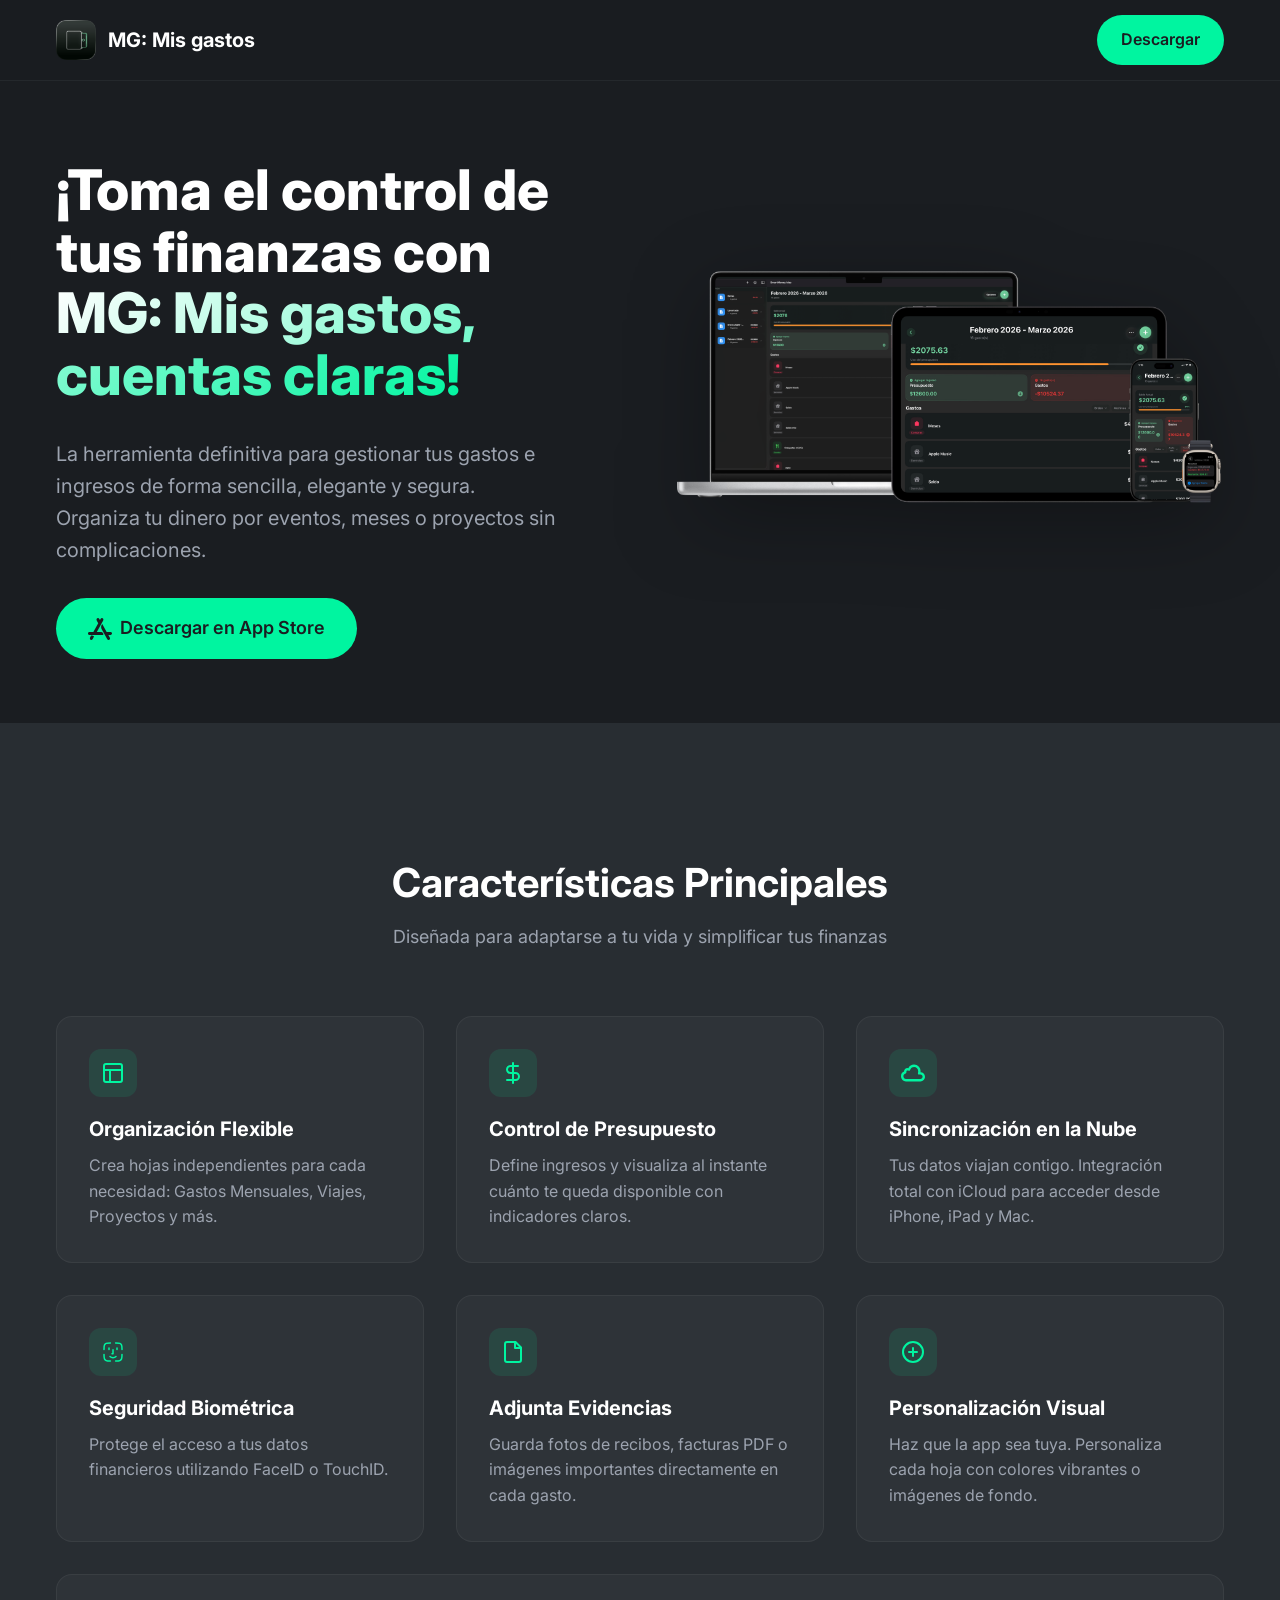
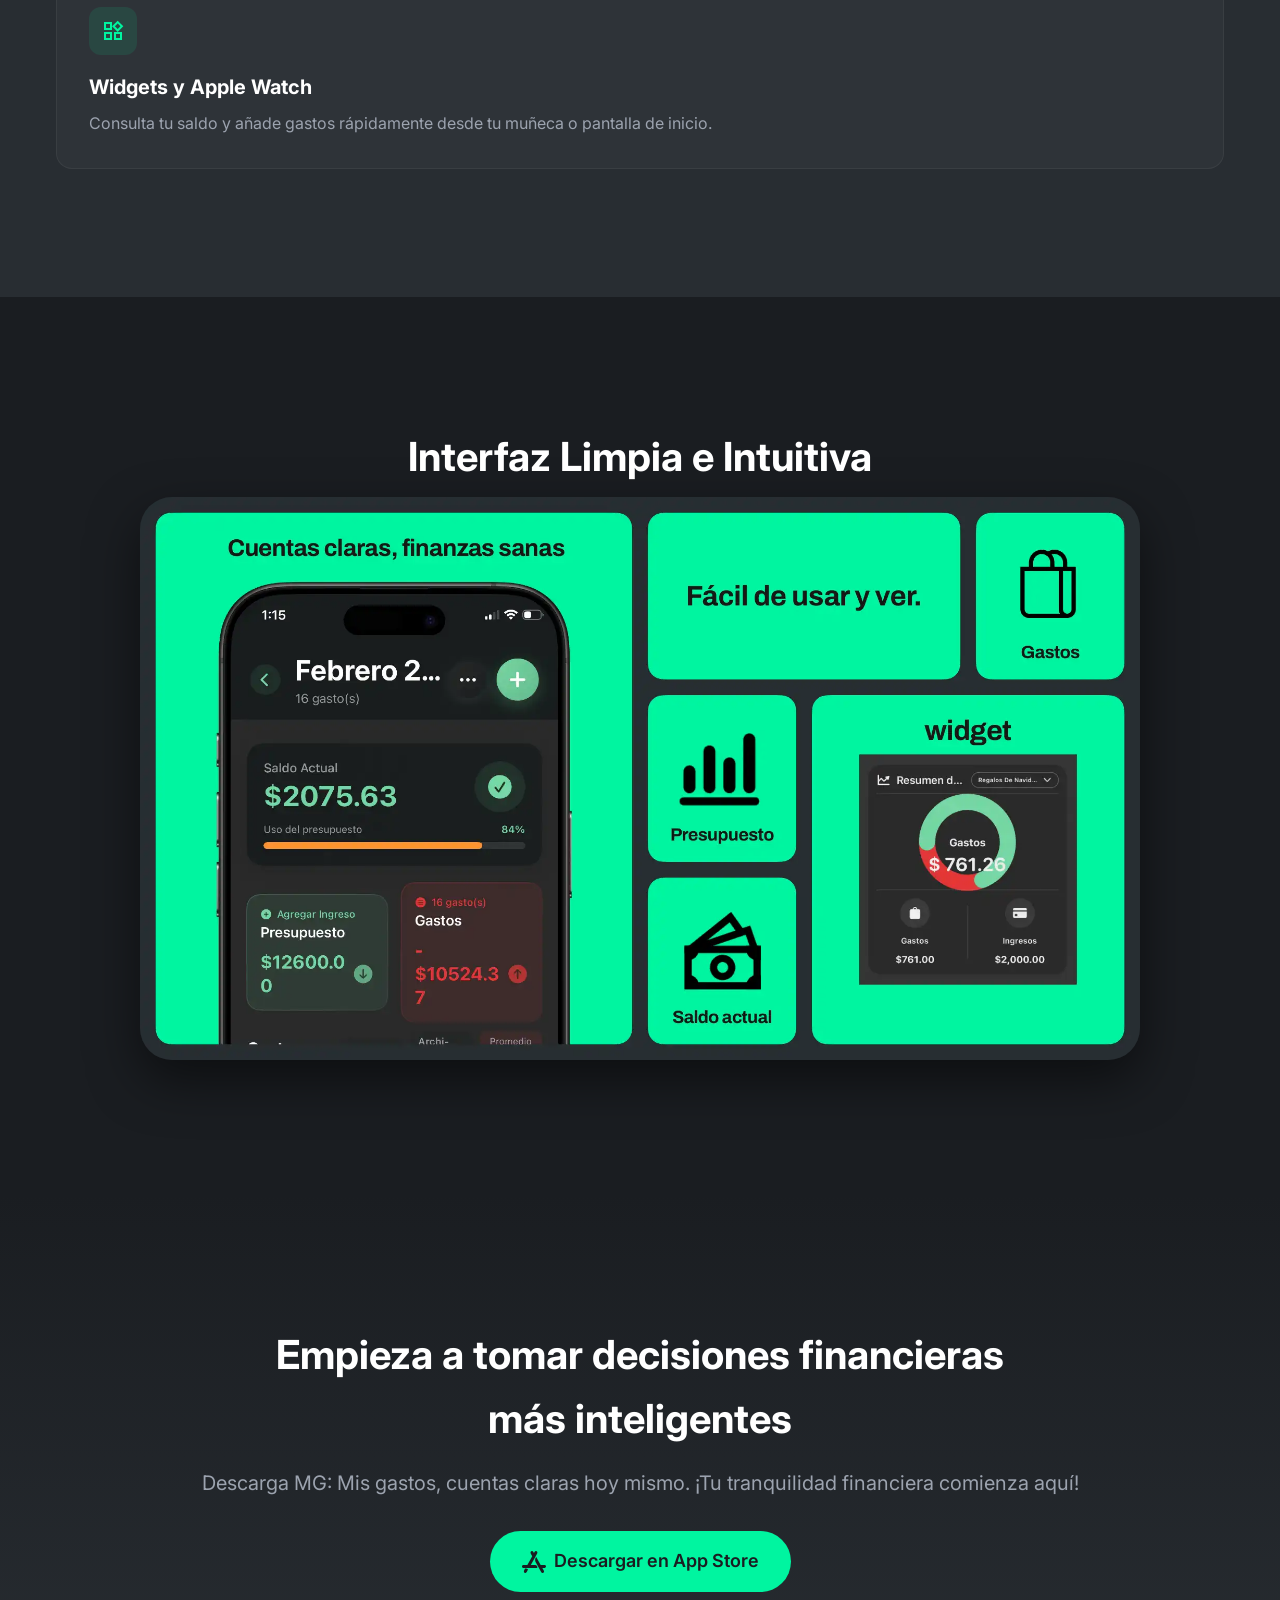
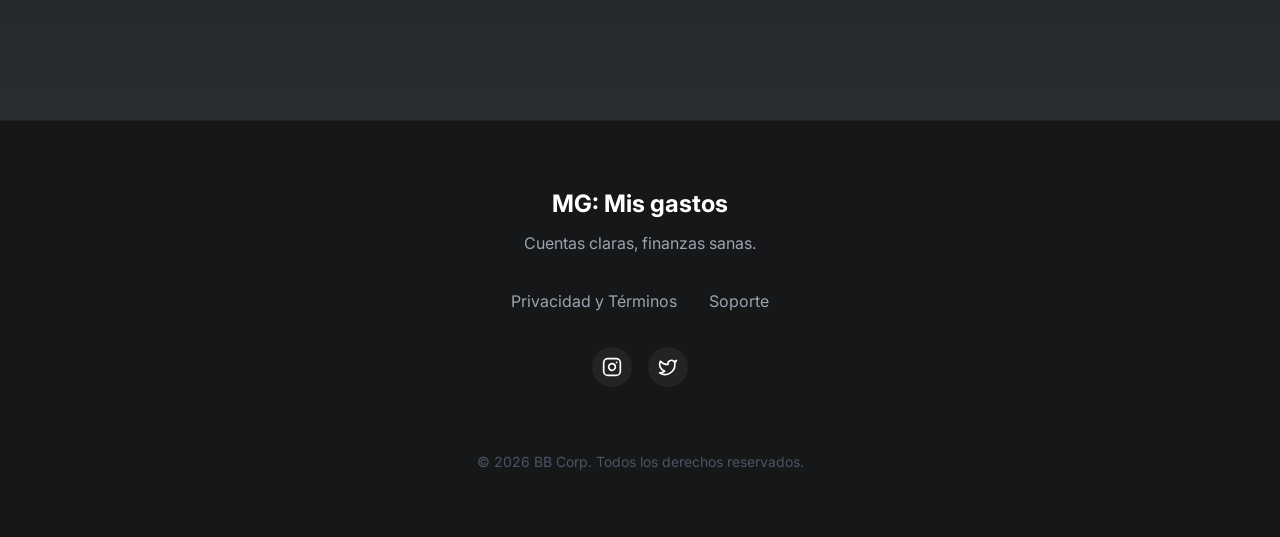
<file: index.html>
<!DOCTYPE html>
<html lang="es">
<head>
    <meta charset="UTF-8">
    <meta name="viewport" content="width=device-width, initial-scale=1.0">
    <title>MG: Mis gastos, cuentas claras</title>
    <link rel="icon" href="favicon.ico" type="image/x-icon">
    <link rel="stylesheet" href="style.css">
    <link rel="preconnect" href="https://fonts.googleapis.com">
    <link rel="preconnect" href="https://fonts.gstatic.com" crossorigin>
    <link href="https://fonts.googleapis.com/css2?family=Inter:wght@300;400;500;600;700&display=swap" rel="stylesheet">
</head>
<body>
    <header class="header">
        <nav class="container nav-container">
            <a href="#" class="logo">
                <div class="logo-icon">
                    <img src="img/logo.png" alt="MG Logo" width="40" height="40">
                </div>
                <span class="logo-text">MG: Mis gastos</span>
            </a>
            <a href="https://apps.apple.com/mx/app/mg-mis-gastos-cuentas-claras/id6757939972" class="btn btn-primary">Descargar</a>
        </nav>
    </header>

    <main>
        <!-- Hero Section -->
        <section class="hero">
            <div class="container hero-container">
                <div class="hero-content">
                    <h1 class="hero-title">¡Toma el control de tus finanzas con <span class="text-gradient">MG: Mis gastos, cuentas claras!</span></h1>
                    <p class="hero-description">
                        La herramienta definitiva para gestionar tus gastos e ingresos de forma sencilla, elegante y segura. Organiza tu dinero por eventos, meses o proyectos sin complicaciones.
                    </p>
                    <div class="hero-actions">
                        <a href="https://apps.apple.com/mx/app/mg-mis-gastos-cuentas-claras/id6757939972" class="btn btn-primary btn-lg">
                           <svg xmlns="http://www.w3.org/2000/svg" width="24" height="24" viewBox="0 0 24 24"><path fill="currentColor" d="m8.809 14.92l6.11-11.037c.084-.152.168-.302.244-.459c.069-.142.127-.285.165-.44c.08-.326.058-.666-.066-.977a1.5 1.5 0 0 0-.62-.735a1.42 1.42 0 0 0-.922-.193c-.32.043-.613.194-.844.43c-.11.11-.2.235-.283.368c-.092.146-.175.298-.259.45l-.386.697l-.387-.698c-.084-.151-.167-.303-.259-.449a2.2 2.2 0 0 0-.283-.369a1.45 1.45 0 0 0-.844-.429a1.42 1.42 0 0 0-.921.193a1.5 1.5 0 0 0-.62.735a1.6 1.6 0 0 0-.066.977c.038.155.096.298.164.44c.076.157.16.307.244.459l1.248 2.254l-4.862 8.782H2.03c-.168 0-.336 0-.503.01c-.152.009-.3.028-.448.071c-.31.09-.582.28-.778.548A1.58 1.58 0 0 0 .3 17.404c.197.268.468.457.779.548c.148.043.296.062.448.071c.167.01.335.01.503.01h13.097a2 2 0 0 0 .1-.27c.415-1.416-.616-2.844-2.035-2.844zm-5.696 3.622l-.792 1.5c-.082.156-.165.31-.239.471a2.4 2.4 0 0 0-.16.452a1.7 1.7 0 0 0 .064 1.003c.121.318.334.583.607.755s.589.242.901.197c.314-.044.6-.198.826-.44c.108-.115.196-.242.278-.378c.09-.15.171-.306.253-.462L6 19.464c-.09-.15-.947-1.47-2.887-.922m20.586-3.006a1.47 1.47 0 0 0-.779-.54a2 2 0 0 0-.448-.071c-.168-.01-.335-.01-.503-.01h-3.321L14.258 7.1a4.06 4.06 0 0 0-1.076 2.198a4.64 4.64 0 0 0 .546 3l5.274 9.393c.084.15.167.3.259.444c.084.13.174.253.283.364c.231.232.524.38.845.423s.643-.024.922-.19a1.5 1.5 0 0 0 .621-.726c.125-.307.146-.642.066-.964a2.2 2.2 0 0 0-.165-.434c-.075-.155-.16-.303-.244-.453l-1.216-2.166h1.596c.168 0 .335 0 .503-.009c.152-.009.3-.028.448-.07a1.47 1.47 0 0 0 .78-.541a1.54 1.54 0 0 0 .3-.916a1.54 1.54 0 0 0-.3-.916"/></svg>
                            Descargar en App Store
                        </a>
                    </div>
                </div>
                <div class="hero-image">
                    <img src="img/hero_img.png" alt="MG App Preview" class="hero-composition">
                </div>
            </div>
        </section>

        <!-- Features Section -->
        <section class="features" id="features">
            <div class="container">
                <h2 class="section-title">Características Principales</h2>
                <p class="section-subtitle">Diseñada para adaptarse a tu vida y simplificar tus finanzas</p>
                
                <div class="features-grid">
                    <!-- Feature 1 -->
                    <div class="feature-card">
                        <div class="feature-icon">
                            <svg xmlns="http://www.w3.org/2000/svg" width="24" height="24" viewBox="0 0 24 24" fill="none" stroke="currentColor" stroke-width="2" stroke-linecap="round" stroke-linejoin="round"><rect width="18" height="18" x="3" y="3" rx="2"/><path d="M3 9h18"/><path d="M9 21V9"/></svg>
                        </div>
                        <h3>Organización Flexible</h3>
                        <p>Crea hojas independientes para cada necesidad: Gastos Mensuales, Viajes, Proyectos y más.</p>
                    </div>

                    <!-- Feature 2 -->
                    <div class="feature-card">
                        <div class="feature-icon">
                            <svg xmlns="http://www.w3.org/2000/svg" width="24" height="24" viewBox="0 0 24 24" fill="none" stroke="currentColor" stroke-width="2" stroke-linecap="round" stroke-linejoin="round"><path d="M12 2v20"/><path d="M17 5H9.5a3.5 3.5 0 0 0 0 7h5a3.5 3.5 0 0 1 0 7H6"/></svg>
                        </div>
                        <h3>Control de Presupuesto</h3>
                        <p>Define ingresos y visualiza al instante cuánto te queda disponible con indicadores claros.</p>
                    </div>

                    <!-- Feature 3 -->
                    <div class="feature-card">
                        <div class="feature-icon">
                           <svg xmlns="http://www.w3.org/2000/svg" width="24" height="24" viewBox="0 0 20 20"><path fill="currentColor" d="M10.909 5c1.884 0 3.417 1.598 3.417 3.561c0 .136-.012.29-.037.484l-.206 1.594c-.043.332.186.65.528.653l1.65.01c.958.006 1.739.835 1.739 1.848c0 1.02-.785 1.85-1.75 1.85H4.167C2.972 15 2 13.978 2 12.722c0-.913.519-1.735 1.323-2.095l.651-.291c.23-.103.508-.431.516-.775l.016-.714c.012-.535.421-.97.91-.97c.032 0 .094.006.207.035l1.039.264c.265.067.606-.066.73-.309l.503-.981C8.493 5.723 9.648 5 10.909 5m0-2C8.828 3 7.023 4.207 6.116 5.974a2.8 2.8 0 0 0-.699-.096c-1.587 0-2.873 1.304-2.91 2.924A4.28 4.28 0 0 0 0 12.722C0 15.085 1.865 17 4.167 17H16.25c2.071 0 3.75-1.724 3.75-3.85c0-2.118-1.667-3.835-3.728-3.848c.031-.243.053-.489.053-.741C16.326 5.49 13.901 3 10.909 3"/></svg>
                        </div>
                        <h3>Sincronización en la Nube</h3>
                        <p>Tus datos viajan contigo. Integración total con iCloud para acceder desde iPhone, iPad y Mac.</p>
                    </div>

                    <!-- Feature 4 -->
                    <div class="feature-card">
                        <div class="feature-icon">
                            <svg xmlns="http://www.w3.org/2000/svg" width="24" height="24" viewBox="0 0 24 24"><path fill="none" stroke="currentColor" stroke-linecap="round" stroke-linejoin="round" stroke-width="1.5" d="M11 13.75h1v-4m4-.25V8m-7 8.5c1.5 1.5 4.5 1.5 6 0m-7-7V8m1.4 13c-2.24 0-3.36 0-4.216-.436a4 4 0 0 1-1.748-1.748C3 17.96 3 16.84 3 14.6m18 0c0 2.24 0 3.36-.436 4.216a4 4 0 0 1-1.748 1.748C17.96 21 16.84 21 14.6 21m0-18c2.24 0 3.36 0 4.216.436a4 4 0 0 1 1.748 1.748C21 6.04 21 7.16 21 9.4M9.4 3c-2.24 0-3.36 0-4.216.436a4 4 0 0 0-1.748 1.748C3 6.04 3 7.16 3 9.4"/></svg>
                        </div>
                        <h3>Seguridad Biométrica</h3>
                        <p>Protege el acceso a tus datos financieros utilizando FaceID o TouchID.</p>
                    </div>

                    <!-- Feature 5 -->
                    <div class="feature-card">
                        <div class="feature-icon">
                            <svg xmlns="http://www.w3.org/2000/svg" width="24" height="24" viewBox="0 0 24 24" fill="none" stroke="currentColor" stroke-width="2" stroke-linecap="round" stroke-linejoin="round"><path d="M14.5 2H6a2 2 0 0 0-2 2v16a2 2 0 0 0 2 2h12a2 2 0 0 0 2-2V7.5L14.5 2z"/><polyline points="14 2 14 8 20 8"/></svg>
                        </div>
                        <h3>Adjunta Evidencias</h3>
                        <p>Guarda fotos de recibos, facturas PDF o imágenes importantes directamente en cada gasto.</p>
                    </div>

                    <!-- Feature 6 -->
                    <div class="feature-card">
                        <div class="feature-icon">
                            <svg xmlns="http://www.w3.org/2000/svg" width="24" height="24" viewBox="0 0 24 24" fill="none" stroke="currentColor" stroke-width="2" stroke-linecap="round" stroke-linejoin="round"><circle cx="12" cy="12" r="10"/><path d="M12 8v8"/><path d="M8 12h8"/></svg>
                        </div>
                        <h3>Personalización Visual</h3>
                        <p>Haz que la app sea tuya. Personaliza cada hoja con colores vibrantes o imágenes de fondo.</p>
                    </div>

                    <!-- Feature 7 -->
                    <div class="feature-card feature-card-wide">
                        <div class="feature-icon">
                         <svg xmlns="http://www.w3.org/2000/svg" width="24" height="24" viewBox="0 0 24 24"><path fill="currentColor" d="m16.7 4.5l2.8 2.8l-2.8 2.8l-2.8-2.8zM9 5v4H5V5zm10 10v4h-4v-4zM16.7 1.7L11 7.3l5.7 5.7H13v8h8v-8h-4.3l5.6-5.7zM11 3H3v8h8zM9 15v4H5v-4zm2-2H3v8h8z"/></svg>
                        </div>
                        <h3>Widgets y Apple Watch</h3>
                        <p>Consulta tu saldo y añade gastos rápidamente desde tu muñeca o pantalla de inicio.</p>
                    </div>
                </div>
            </div>
        </section>

        <!-- Gallery Section -->
        <section class="gallery">
            <div class="container">
                <h2 class="section-title">Interfaz Limpia e Intuitiva</h2>
                <div class="gallery-content">
                    <picture>
                        <source media="(max-width: 768px)" srcset="img/collage_movil.webp">
                        <img src="img/collage.webp" alt="MG App Collage" class="gallery-collage">
                    </picture>
                </div>
            </div>
        </section>

        <!-- CTA Section -->
        <section class="cta" id="download">
            <div class="container cta-container">
                <h2>Empieza a tomar decisiones financieras más inteligentes</h2>
                <p>Descarga MG: Mis gastos, cuentas claras hoy mismo. ¡Tu tranquilidad financiera comienza aquí!</p>
                <a href="https://apps.apple.com/mx/app/mg-mis-gastos-cuentas-claras/id6757939972" class="btn btn-primary btn-lg">
                   <svg xmlns="http://www.w3.org/2000/svg" width="24" height="24" viewBox="0 0 24 24"><path fill="currentColor" d="m8.809 14.92l6.11-11.037c.084-.152.168-.302.244-.459c.069-.142.127-.285.165-.44c.08-.326.058-.666-.066-.977a1.5 1.5 0 0 0-.62-.735a1.42 1.42 0 0 0-.922-.193c-.32.043-.613.194-.844.43c-.11.11-.2.235-.283.368c-.092.146-.175.298-.259.45l-.386.697l-.387-.698c-.084-.151-.167-.303-.259-.449a2.2 2.2 0 0 0-.283-.369a1.45 1.45 0 0 0-.844-.429a1.42 1.42 0 0 0-.921.193a1.5 1.5 0 0 0-.62.735a1.6 1.6 0 0 0-.066.977c.038.155.096.298.164.44c.076.157.16.307.244.459l1.248 2.254l-4.862 8.782H2.03c-.168 0-.336 0-.503.01c-.152.009-.3.028-.448.071c-.31.09-.582.28-.778.548A1.58 1.58 0 0 0 .3 17.404c.197.268.468.457.779.548c.148.043.296.062.448.071c.167.01.335.01.503.01h13.097a2 2 0 0 0 .1-.27c.415-1.416-.616-2.844-2.035-2.844zm-5.696 3.622l-.792 1.5c-.082.156-.165.31-.239.471a2.4 2.4 0 0 0-.16.452a1.7 1.7 0 0 0 .064 1.003c.121.318.334.583.607.755s.589.242.901.197c.314-.044.6-.198.826-.44c.108-.115.196-.242.278-.378c.09-.15.171-.306.253-.462L6 19.464c-.09-.15-.947-1.47-2.887-.922m20.586-3.006a1.47 1.47 0 0 0-.779-.54a2 2 0 0 0-.448-.071c-.168-.01-.335-.01-.503-.01h-3.321L14.258 7.1a4.06 4.06 0 0 0-1.076 2.198a4.64 4.64 0 0 0 .546 3l5.274 9.393c.084.15.167.3.259.444c.084.13.174.253.283.364c.231.232.524.38.845.423s.643-.024.922-.19a1.5 1.5 0 0 0 .621-.726c.125-.307.146-.642.066-.964a2.2 2.2 0 0 0-.165-.434c-.075-.155-.16-.303-.244-.453l-1.216-2.166h1.596c.168 0 .335 0 .503-.009c.152-.009.3-.028.448-.07a1.47 1.47 0 0 0 .78-.541a1.54 1.54 0 0 0 .3-.916a1.54 1.54 0 0 0-.3-.916"/></svg>
                    Descargar en App Store
                </a>
            </div>
        </section>
    </main>

    <footer class="footer">
        <div class="container footer-container">
            <div class="footer-brand">
                <span class="logo-text">MG: Mis gastos</span>
                <p>Cuentas claras, finanzas sanas.</p>
            </div>
            <div class="footer-links">
                <a href="privacidad.html">Privacidad y Términos</a>
           
                <a href="soporte.html">Soporte</a>
            </div>
            <div class="footer-social">
                <a href="#" aria-label="Instagram">
                    <svg xmlns="http://www.w3.org/2000/svg" width="20" height="20" viewBox="0 0 24 24" fill="none" stroke="currentColor" stroke-width="2" stroke-linecap="round" stroke-linejoin="round"><rect width="20" height="20" x="2" y="2" rx="5" ry="5"/><path d="M16 11.37A4 4 0 1 1 12.63 8 4 4 0 0 1 16 11.37z"/><line x1="17.5" x2="17.51" y1="6.5" y2="6.5"/></svg>
                </a>
                <a href="#" aria-label="Twitter">
                    <svg xmlns="http://www.w3.org/2000/svg" width="20" height="20" viewBox="0 0 24 24" fill="none" stroke="currentColor" stroke-width="2" stroke-linecap="round" stroke-linejoin="round"><path d="M22 4s-.7 2.1-2 3.4c1.6 10-9.4 17.3-18 11.6 2.2.1 4.4-.6 6-2C3 15.5.5 9.6 3 5c2.2 2.6 5.6 4.1 9 4-.9-4.2 4-6.6 7-3.8 1.1 0 3-1.2 3-1.2z"/></svg>
                </a>
            </div>
            <div class="footer-copyright">
                &copy; <span id="current-year"></span> BB Corp. Todos los derechos reservados.
            </div>
        </div>
    </footer>

    <script src="script.js"></script>
</body>
</html>
</file>
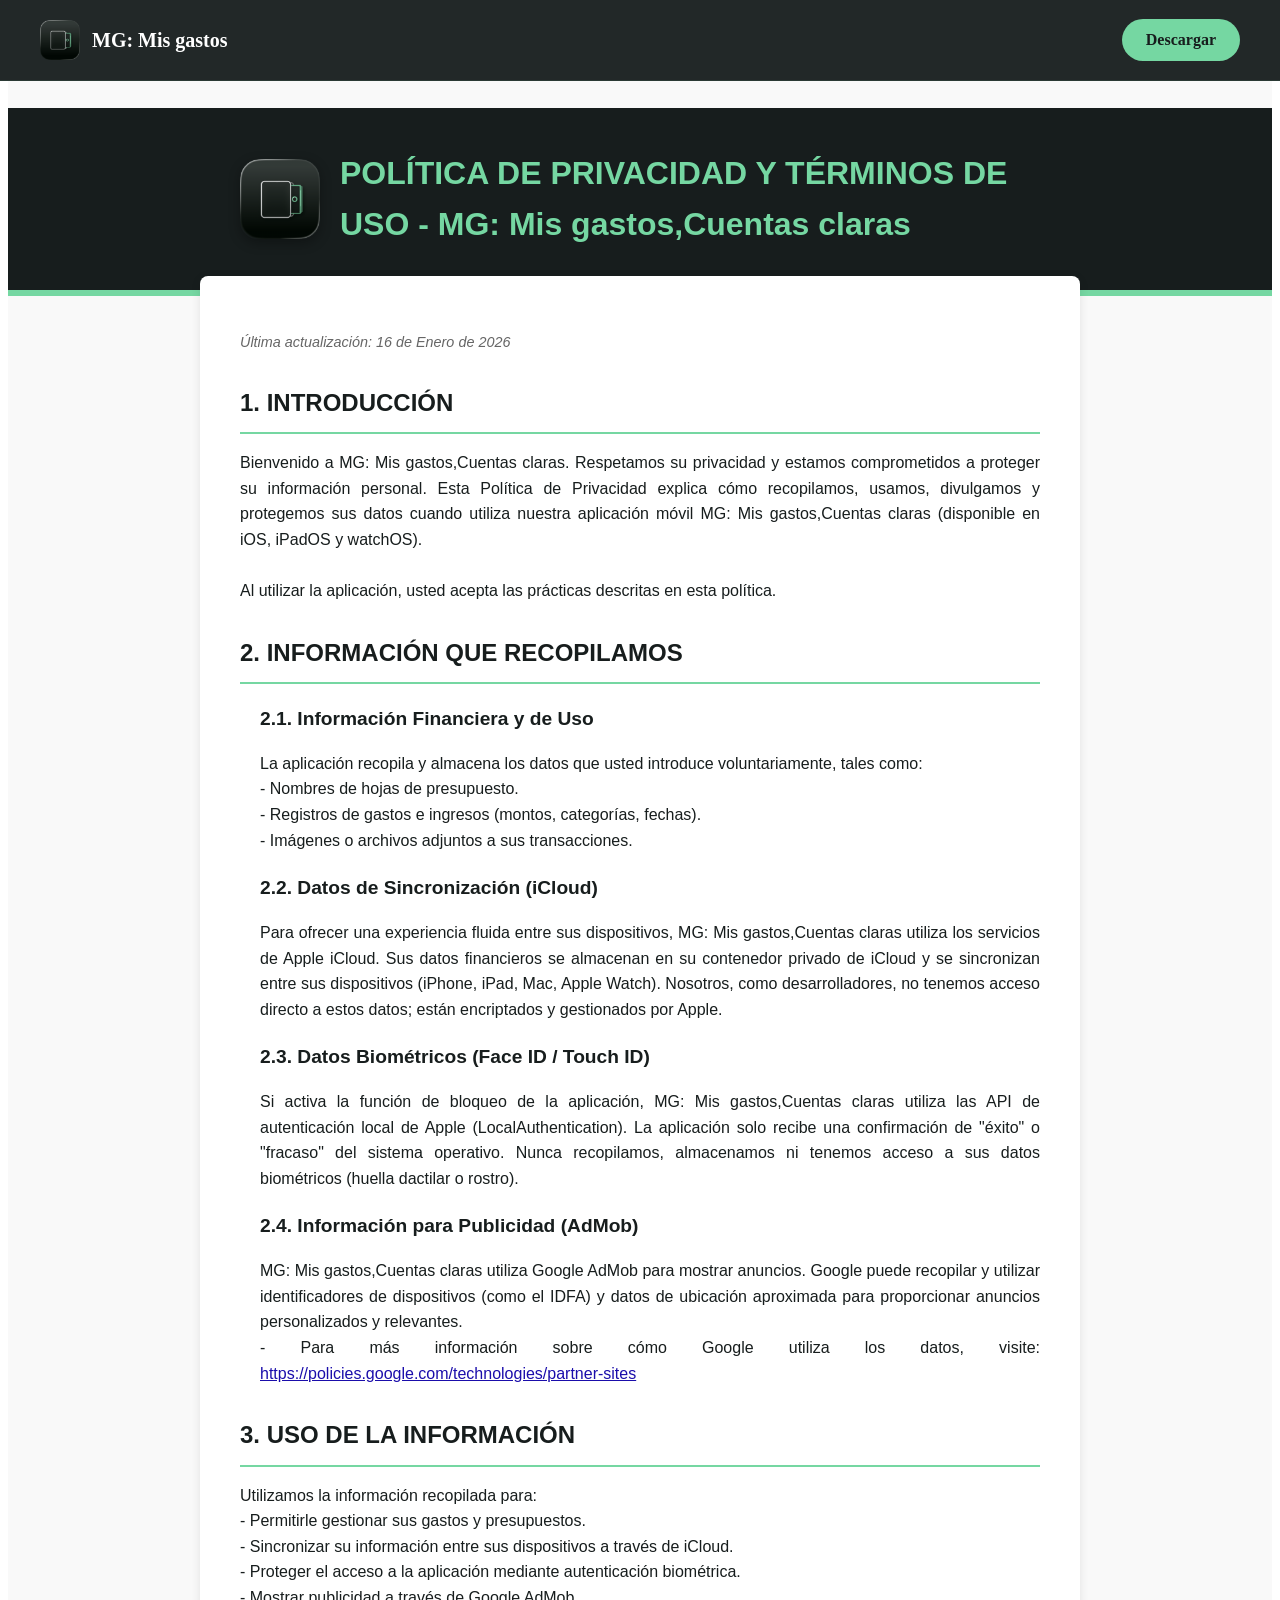
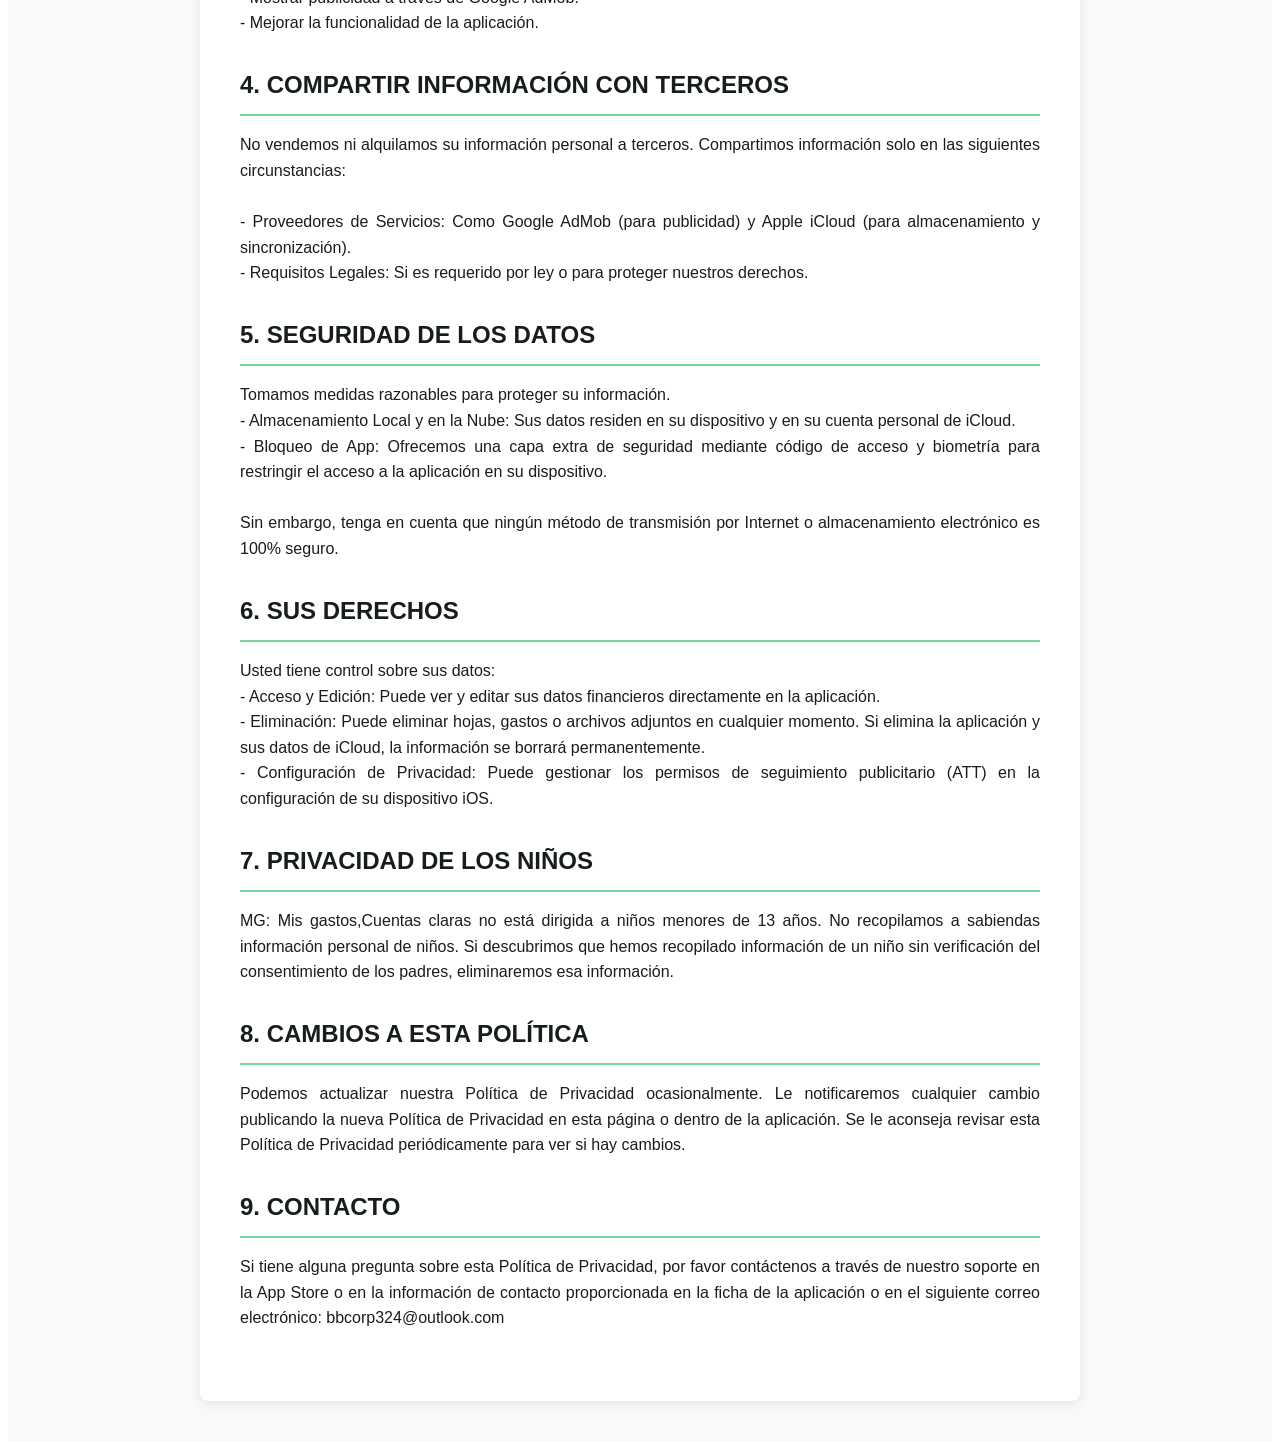
<file: privacidad.html>
<!DOCTYPE html>
<html lang="en">
<head>
    <meta charset="UTF-8">
    <meta name="viewport" content="width=device-width, initial-scale=1.0">
    <link rel="stylesheet" href="privacidad_style.css">
    <title>MG: Mis gastos,Cuentas claras</title>
    <link rel="icon" href="favicon.ico" type="image/x-icon">
</head>
<body>
  <header class="header">
    <nav class="container nav-container">
        <a href="index.html" class="logo">
            <div class="logo-icon">
                <img src="img/logo.png" alt="MG Logo" width="40" height="40">
            </div>
            <span class="logo-text">MG: Mis gastos</span>
        </a>
        <a href="https://apps.apple.com/mx/app/mg-mis-gastos-cuentas-claras/id6757939972" class="btn btn-primary">Descargar</a>
    </nav>
  </header>

  <div class="privacy-container" style="padding-top: 100px;">
  <header class="privacy-header">
    <div class="header-content">
      <img src="img/logo.png" alt="Logo MG" class="app-logo">
      <h1>POLÍTICA DE PRIVACIDAD Y TÉRMINOS DE USO - MG: Mis gastos,Cuentas claras</h1>
    </div>
  </header>

  <main class="privacy-content">
    <p class="last-update">Última actualización: 16 de Enero de 2026</p>

    <div class="sections">
      
      <div class="section">
        <h2>1. INTRODUCCIÓN</h2>
        <p class="section-text">Bienvenido a MG: Mis gastos,Cuentas claras. Respetamos su privacidad y estamos comprometidos a proteger su información personal. Esta Política de Privacidad explica cómo recopilamos, usamos, divulgamos y protegemos sus datos cuando utiliza nuestra aplicación móvil MG: Mis gastos,Cuentas claras (disponible en iOS, iPadOS y watchOS).<br><br>Al utilizar la aplicación, usted acepta las prácticas descritas en esta política.</p>
      </div>

      <div class="section">
        <h2>2. INFORMACIÓN QUE RECOPILAMOS</h2>
        <div class="subsections">
          <div class="subsection">
            <h3>2.1. Información Financiera y de Uso</h3>
            <p class="section-text">La aplicación recopila y almacena los datos que usted introduce voluntariamente, tales como:<br>- Nombres de hojas de presupuesto.<br>- Registros de gastos e ingresos (montos, categorías, fechas).<br>- Imágenes o archivos adjuntos a sus transacciones.</p>
          </div>
          <div class="subsection">
            <h3>2.2. Datos de Sincronización (iCloud)</h3>
            <p class="section-text">Para ofrecer una experiencia fluida entre sus dispositivos, MG: Mis gastos,Cuentas claras utiliza los servicios de Apple iCloud. Sus datos financieros se almacenan en su contenedor privado de iCloud y se sincronizan entre sus dispositivos (iPhone, iPad, Mac, Apple Watch). Nosotros, como desarrolladores, no tenemos acceso directo a estos datos; están encriptados y gestionados por Apple.</p>
          </div>
          <div class="subsection">
            <h3>2.3. Datos Biométricos (Face ID / Touch ID)</h3>
            <p class="section-text">Si activa la función de bloqueo de la aplicación, MG: Mis gastos,Cuentas claras utiliza las API de autenticación local de Apple (LocalAuthentication). La aplicación solo recibe una confirmación de "éxito" o "fracaso" del sistema operativo. Nunca recopilamos, almacenamos ni tenemos acceso a sus datos biométricos (huella dactilar o rostro).</p>
          </div>
          <div class="subsection">
            <h3>2.4. Información para Publicidad (AdMob)</h3>
            <p class="section-text">MG: Mis gastos,Cuentas claras utiliza Google AdMob para mostrar anuncios. Google puede recopilar y utilizar identificadores de dispositivos (como el IDFA) y datos de ubicación aproximada para proporcionar anuncios personalizados y relevantes.<br>- Para más información sobre cómo Google utiliza los datos, visite: <a href="https://policies.google.com/technologies/partner-sites" target="_blank" rel="noopener noreferrer">https://policies.google.com/technologies/partner-sites</a></p>
          </div>
        </div>
      </div>

      <div class="section">
        <h2>3. USO DE LA INFORMACIÓN</h2>
        <p class="section-text">Utilizamos la información recopilada para:<br>- Permitirle gestionar sus gastos y presupuestos.<br>- Sincronizar su información entre sus dispositivos a través de iCloud.<br>- Proteger el acceso a la aplicación mediante autenticación biométrica.<br>- Mostrar publicidad a través de Google AdMob.<br>- Mejorar la funcionalidad de la aplicación.</p>
      </div>

      <div class="section">
        <h2>4. COMPARTIR INFORMACIÓN CON TERCEROS</h2>
        <p class="section-text">No vendemos ni alquilamos su información personal a terceros. Compartimos información solo en las siguientes circunstancias:<br><br>- Proveedores de Servicios: Como Google AdMob (para publicidad) y Apple iCloud (para almacenamiento y sincronización).<br>- Requisitos Legales: Si es requerido por ley o para proteger nuestros derechos.</p>
      </div>

      <div class="section">
        <h2>5. SEGURIDAD DE LOS DATOS</h2>
        <p class="section-text">Tomamos medidas razonables para proteger su información.<br>- Almacenamiento Local y en la Nube: Sus datos residen en su dispositivo y en su cuenta personal de iCloud.<br>- Bloqueo de App: Ofrecemos una capa extra de seguridad mediante código de acceso y biometría para restringir el acceso a la aplicación en su dispositivo.<br><br>Sin embargo, tenga en cuenta que ningún método de transmisión por Internet o almacenamiento electrónico es 100% seguro.</p>
      </div>

      <div class="section">
        <h2>6. SUS DERECHOS</h2>
        <p class="section-text">Usted tiene control sobre sus datos:<br>- Acceso y Edición: Puede ver y editar sus datos financieros directamente en la aplicación.<br>- Eliminación: Puede eliminar hojas, gastos o archivos adjuntos en cualquier momento. Si elimina la aplicación y sus datos de iCloud, la información se borrará permanentemente.<br>- Configuración de Privacidad: Puede gestionar los permisos de seguimiento publicitario (ATT) en la configuración de su dispositivo iOS.</p>
      </div>

      <div class="section">
        <h2>7. PRIVACIDAD DE LOS NIÑOS</h2>
        <p class="section-text">MG: Mis gastos,Cuentas claras no está dirigida a niños menores de 13 años. No recopilamos a sabiendas información personal de niños. Si descubrimos que hemos recopilado información de un niño sin verificación del consentimiento de los padres, eliminaremos esa información.</p>
      </div>

      <div class="section">
        <h2>8. CAMBIOS A ESTA POLÍTICA</h2>
        <p class="section-text">Podemos actualizar nuestra Política de Privacidad ocasionalmente. Le notificaremos cualquier cambio publicando la nueva Política de Privacidad en esta página o dentro de la aplicación. Se le aconseja revisar esta Política de Privacidad periódicamente para ver si hay cambios.</p>
      </div>

      <div class="section">
        <h2>9. CONTACTO</h2>
        <p class="section-text">Si tiene alguna pregunta sobre esta Política de Privacidad, por favor contáctenos a través de nuestro soporte en la App Store o en la información de contacto proporcionada en la ficha de la aplicación o en el siguiente correo electrónico: bbcorp324@outlook.com</p>
      </div>

    </div>
  </main>
</div>

</body>
</html>
</file>
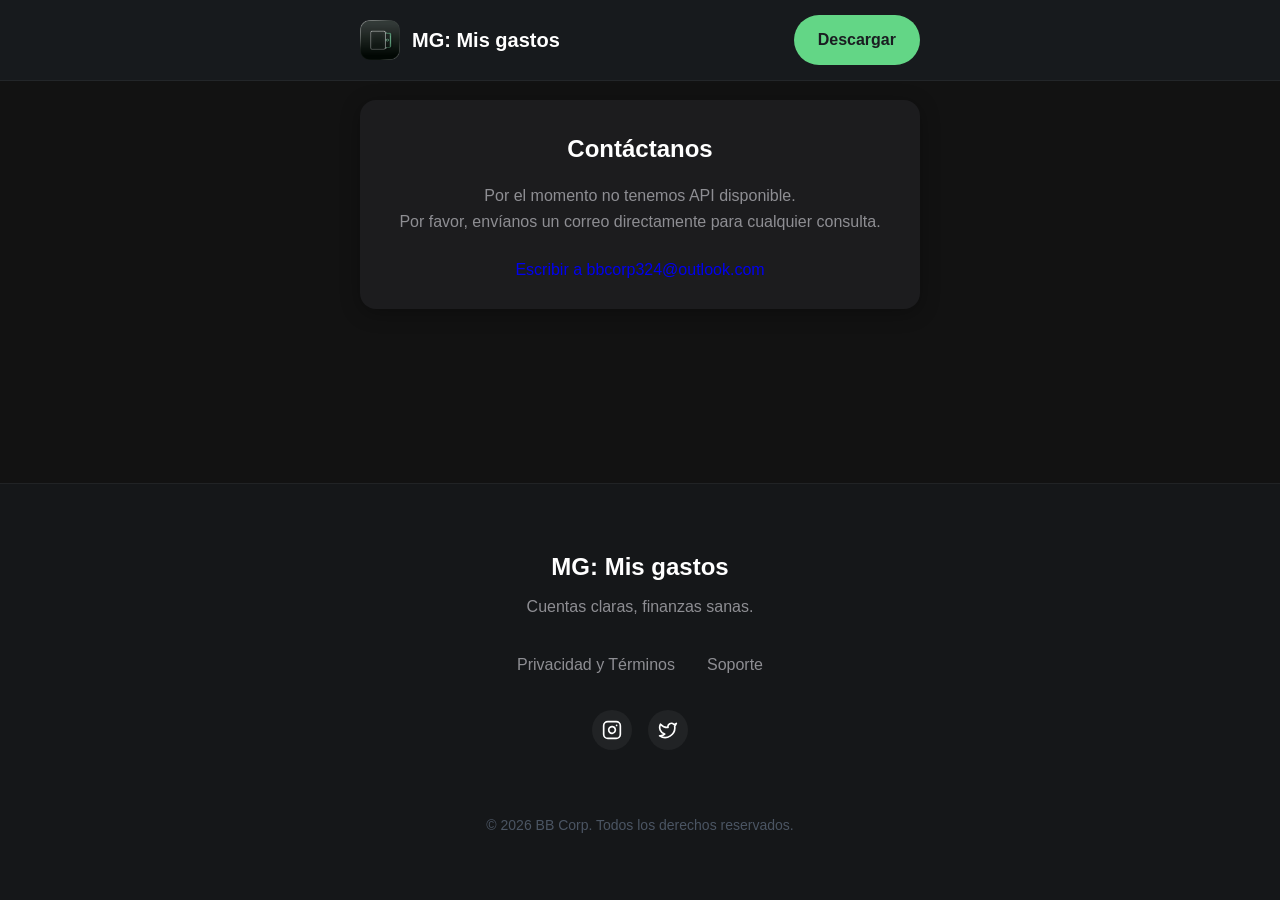
<file: soporte.html>
<!DOCTYPE html>
<html lang="es">
<head>
    <meta charset="UTF-8">
    <meta name="viewport" content="width=device-width, initial-scale=1.0">
    <title>Contacto - MG: Mis gastos, Cuentas Claras</title>
    <link rel="icon" href="favicon.ico" type="image/x-icon">
    <link rel="stylesheet" href="soporte_style.css">
   
</head>
<body>
    <header class="header">
        <nav class="container nav-container">
            <a href="index.html" class="logo">
                <div class="logo-icon">
                    <img src="img/logo.png" alt="MG Logo" width="40" height="40">
                </div>
                <span class="logo-text">MG: Mis gastos</span>
            </a>
            <a href="https://apps.apple.com/mx/app/mg-mis-gastos-cuentas-claras/id6757939972" class="btn btn-primary">Descargar</a>
        </nav>
    </header>

    <div class="container" style="padding-top: 100px;">

        <!---
        <div class="contact-card">
            <form action="mailto:soporte@mgapp.com" method="post" enctype="text/plain">
                <div class="form-group">
                    <label for="name">Nombre</label>
                    <input type="text" id="name" name="name" placeholder="Tu nombre" required>
                </div>

                <div class="form-group">
                    <label for="email">Correo Electrónico</label>
                    <input type="email" id="email" name="email" placeholder="tu@email.com" required>
                </div>

                <div class="form-group">
                    <label for="subject">Asunto</label>
                    <input type="text" id="subject" name="subject" placeholder="¿En qué podemos ayudarte?" required>
                </div>

                <div class="form-group">
                    <label for="message">Mensaje</label>
                    <textarea id="message" name="message" placeholder="Escribe tu mensaje aquí..." required></textarea>
                </div>

                <button type="submit" class="submit-btn">Enviar Mensaje</button>
            </form>

            <div class="direct-contact">
                <p>¿Prefieres usar tu cliente de correo?</p>
                <p>Escríbenos a <a href="mailto:soporte@mgapp.com">soporte@mgapp.com</a></p>
            </div>
        </div>
        -->
        <div class="contact-card" style="text-align: center;">
            <h2 style="margin-bottom: 15px;">Contáctanos</h2>
            <p style="margin-bottom: 25px; color: var(--text-secondary);">
                Por el momento no tenemos API disponible. <br>
                Por favor, envíanos un correo directamente para cualquier consulta.
            </p>
            
            <a href="mailto:bbcorp324@outlook.com" class="submit-btn" style="display: block; text-decoration: none; text-align: center; line-height: 1.2;">
                Escribir a bbcorp324@outlook.com
            </a>
        </div>
    </div>

     <footer class="footer">
        <div class="container footer-container">
            <div class="footer-brand">
                <span class="logo-text">MG: Mis gastos</span>
                <p>Cuentas claras, finanzas sanas.</p>
            </div>
            <div class="footer-links">
                <a href="privacidad.html">Privacidad y Términos</a>
           
                <a href="soporte.html">Soporte</a>
            </div>
            <div class="footer-social">
                <a href="#" aria-label="Instagram">
                    <svg xmlns="http://www.w3.org/2000/svg" width="20" height="20" viewBox="0 0 24 24" fill="none" stroke="currentColor" stroke-width="2" stroke-linecap="round" stroke-linejoin="round"><rect width="20" height="20" x="2" y="2" rx="5" ry="5"/><path d="M16 11.37A4 4 0 1 1 12.63 8 4 4 0 0 1 16 11.37z"/><line x1="17.5" x2="17.51" y1="6.5" y2="6.5"/></svg>
                </a>
                <a href="#" aria-label="Twitter">
                    <svg xmlns="http://www.w3.org/2000/svg" width="20" height="20" viewBox="0 0 24 24" fill="none" stroke="currentColor" stroke-width="2" stroke-linecap="round" stroke-linejoin="round"><path d="M22 4s-.7 2.1-2 3.4c1.6 10-9.4 17.3-18 11.6 2.2.1 4.4-.6 6-2C3 15.5.5 9.6 3 5c2.2 2.6 5.6 4.1 9 4-.9-4.2 4-6.6 7-3.8 1.1 0 3-1.2 3-1.2z"/></svg>
                </a>
            </div>
            <div class="footer-copyright">
                &copy; <span id="current-year"></span> BB Corp. Todos los derechos reservados.
            </div>
        </div>
    </footer>
        <script src="script.js"></script>
</body>
</html>
</file>
<file: style.css>
:root {
    --color-primary: #00F5A0;
    --color-primary-hover: #00D188;
    --color-bg-dark: #1A1D21;
    --color-bg-card: #282D32;
    --color-text-main: #FFFFFF;
    --color-text-muted: #9CA3AF;
    --color-border: #374151;
    
    --font-family: 'Inter', system-ui, -apple-system, sans-serif;
    
    --spacing-xs: 0.5rem;   /* 8px */
    --spacing-sm: 1rem;     /* 16px */
    --spacing-md: 2rem;     /* 32px */
    --spacing-lg: 4rem;     /* 64px */
    --spacing-xl: 8rem;     /* 128px */
    
    --radius-sm: 0.5rem;
    --radius-md: 1rem;
    --radius-lg: 2rem;
}

* {
    margin: 0;
    padding: 0;
    box-sizing: border-box;
}

body {
    font-family: var(--font-family);
    background-color: var(--color-bg-dark);
    color: var(--color-text-main);
    line-height: 1.6;
    overflow-x: hidden;
}

a {
    text-decoration: none;
    color: inherit;
    transition: color 0.3s ease;
}

ul {
    list-style: none;
}

/* Layout Utilities */
.container {
    max-width: 1200px;
    margin: 0 auto;
    padding: 0 var(--spacing-sm);
}

.text-gradient {
    background: linear-gradient(135deg, #FFFFFF 0%, var(--color-primary) 100%);
    -webkit-background-clip: text;
    -webkit-text-fill-color: transparent;
    background-clip: text;
}

/* Buttons */
.btn {
    display: inline-flex;
    align-items: center;
    justify-content: center;
    gap: 0.5rem;
    padding: 0.75rem 1.5rem;
    border-radius: 9999px;
    font-weight: 600;
    cursor: pointer;
    transition: all 0.3s ease;
}

.btn-primary {
    background-color: var(--color-primary);
    color: var(--color-bg-dark);
}

.btn-primary:hover {
    background-color: var(--color-primary-hover);
    transform: translateY(-2px);
    box-shadow: 0 4px 12px rgba(0, 245, 160, 0.3);
}

.btn-lg {
    padding: 1rem 2rem;
    font-size: 1.125rem;
}

/* Header */
.header {
    position: fixed;
    top: 0;
    left: 0;
    width: 100%;
    z-index: 100;
    background-color: rgba(26, 29, 33, 0.8);
    backdrop-filter: blur(12px);
    border-bottom: 1px solid rgba(255, 255, 255, 0.05);
}

.nav-container {
    height: 80px;
    display: flex;
    align-items: center;
    justify-content: space-between;
}

.logo {
    display: flex;
    align-items: center;
    gap: 0.75rem;
    font-weight: 700;
    font-size: 1.25rem;
}

.logo-icon {
    display: flex;
    align-items: center;
    justify-content: center;
}

.logo-icon img {
    width: 40px;
    height: 40px;
    object-fit: contain;
    border-radius: 8px; /* Optional: adds slight rounding to match app icon style if needed */
}

/* Hero Section */
.hero {
    padding: 160px 0 var(--spacing-lg);
    overflow: hidden;
}

.hero-container {
    display: grid;
    grid-template-columns: 1fr 1fr;
    gap: var(--spacing-lg);
    align-items: center;
}

.hero-title {
    font-size: 3.5rem;
    line-height: 1.1;
    margin-bottom: var(--spacing-md);
    font-weight: 800;
}

.hero-description {
    font-size: 1.25rem;
    color: var(--color-text-muted);
    margin-bottom: var(--spacing-md);
    max-width: 500px;
}

.hero-image {
    position: relative;
    display: flex;
    justify-content: center;
}

.hero-composition {
    width: 100%;
    max-width: 100%;
    height: auto;
    object-fit: contain;
    filter: drop-shadow(0 20px 40px rgba(0,0,0,0.3));
}

.device-mockup {
    position: relative;
    width: 300px;
    height: 600px;
    background: #000;
    border-radius: 40px;
    padding: 12px;
    box-shadow: 0 25px 50px -12px rgba(0, 0, 0, 0.5);
    border: 4px solid #333;
}

.device-screen {
    width: 100%;
    height: 100%;
    border-radius: 28px;
    overflow: hidden;
    background-color: var(--color-bg-card);
}

.app-screen {
    width: 100%;
    height: 100%;
    object-fit: cover;
}

/* Features Section */
.features {
    padding: var(--spacing-xl) 0;
    background-color: var(--color-bg-card);
}

.section-title {
    text-align: center;
    font-size: 2.5rem;
    margin-bottom: var(--spacing-xs);
}

.section-subtitle {
    text-align: center;
    color: var(--color-text-muted);
    margin-bottom: var(--spacing-lg);
    font-size: 1.125rem;
}

.features-grid {
    display: grid;
    grid-template-columns: repeat(auto-fit, minmax(300px, 1fr));
    gap: var(--spacing-md);
}

.feature-card {
    background-color: rgba(255, 255, 255, 0.03);
    padding: var(--spacing-md);
    border-radius: var(--radius-md);
    border: 1px solid rgba(255, 255, 255, 0.05);
    transition: transform 0.3s ease, border-color 0.3s ease;
}

.feature-card:hover {
    transform: translateY(-5px);
    border-color: var(--color-primary);
}

.feature-card-wide {
    grid-column: 1 / -1;
}

.feature-icon {
    width: 48px;
    height: 48px;
    background-color: rgba(0, 245, 160, 0.1);
    border-radius: 12px;
    display: flex;
    align-items: center;
    justify-content: center;
    color: var(--color-primary);
    margin-bottom: var(--spacing-sm);
}

.feature-card h3 {
    font-size: 1.25rem;
    margin-bottom: 0.5rem;
}

.feature-card p {
    color: var(--color-text-muted);
}

/* Gallery Section */
.gallery {
    padding: var(--spacing-xl) 0;
}

.gallery-content {
    display: flex;
    justify-content: center;
    width: 100%;
}

.gallery-collage {
    width: 100%;
    max-width: 1000px; /* Adjust as needed */
    height: auto;
    border-radius: var(--radius-lg);
    box-shadow: 0 20px 50px rgba(0,0,0,0.5);
    transition: transform 0.3s ease;
}

.gallery-collage:hover {
    transform: scale(1.02);
}

/* CTA Section */
.cta {
    padding: var(--spacing-xl) 0;
    text-align: center;
    background: linear-gradient(to bottom, var(--color-bg-dark), var(--color-bg-card));
}

.cta-container h2 {
    font-size: 2.5rem;
    margin-bottom: var(--spacing-sm);
    max-width: 800px;
    margin-left: auto;
    margin-right: auto;
}

.cta-container p {
    color: var(--color-text-muted);
    font-size: 1.25rem;
    margin-bottom: var(--spacing-md);
}

/* Footer */
.footer {
    background-color: #151719;
    padding: var(--spacing-lg) 0;
    border-top: 1px solid rgba(255, 255, 255, 0.05);
}

.footer-container {
    display: flex;
    flex-direction: column;
    align-items: center;
    gap: var(--spacing-md);
    text-align: center;
}

.footer-brand .logo-text {
    font-size: 1.5rem;
    font-weight: 700;
    color: var(--color-text-main);
    display: block;
    margin-bottom: 0.5rem;
}

.footer-brand p {
    color: var(--color-text-muted);
}

.footer-links {
    display: flex;
    gap: var(--spacing-md);
}

.footer-links a {
    color: var(--color-text-muted);
}

.footer-links a:hover {
    color: var(--color-primary);
}

.footer-social {
    display: flex;
    gap: var(--spacing-sm);
}

.footer-social a {
    width: 40px;
    height: 40px;
    border-radius: 50%;
    background-color: rgba(255, 255, 255, 0.05);
    display: flex;
    align-items: center;
    justify-content: center;
    transition: all 0.3s ease;
}

.footer-social a:hover {
    background-color: var(--color-primary);
    color: var(--color-bg-dark);
}

.footer-copyright {
    color: #4B5563;
    font-size: 0.875rem;
    margin-top: var(--spacing-md);
}

/* Responsive Design */
@media (max-width: 968px) {
    .hero-container {
        grid-template-columns: 1fr;
        text-align: center;
    }

    .hero-title {
        font-size: 2.5rem;
    }

    .hero-description {
        margin-left: auto;
        margin-right: auto;
    }

    .hero-image {
        margin-top: var(--spacing-lg);
    }

    .hero-composition {
        width: 100%;
        max-width: 500px;
        transform: none;
    }
}

@media (max-width: 640px) {
    .nav-container .btn {
        display: none;
    }
    
    .hero {
        padding-top: 120px;
    }
    
    .hero-title {
        font-size: 2rem;
    }
    
    .section-title {
        font-size: 2rem;
    }
    
    .footer-links {
        flex-direction: column;
        gap: var(--spacing-sm);
    }
}
</file>
<file: privacidad_style.css>
.privacy-container {
  font-family: Roboto, "Helvetica Neue", sans-serif;
  color: #171d1d;
  line-height: 1.6;
  background-color: #f9f9f9;
  min-height: 100vh;
  padding-bottom: 40px;
}

.header {
    position: fixed;
    top: 0;
    left: 0;
    width: 100%;
    z-index: 100;
    background-color: rgba(23, 29, 29, 0.95); /* Matches secondary color #171d1d */
    backdrop-filter: blur(12px);
    border-bottom: 1px solid rgba(117, 215, 162, 0.1);
}

.nav-container {
    height: 80px;
    display: flex;
    align-items: center;
    justify-content: space-between;
    max-width: 1200px;
    margin: 0 auto;
    padding: 0 1rem;
    width: 100%;
}

.logo {
    display: flex;
    align-items: center;
    gap: 0.75rem;
    font-weight: 700;
    font-size: 1.25rem;
    color: #ffffff;
    text-decoration: none;
}

.logo-icon {
    display: flex;
    align-items: center;
    justify-content: center;
}

.logo-icon img {
    width: 40px;
    height: 40px;
    object-fit: contain;
    border-radius: 8px;
}

.btn {
    display: inline-flex;
    align-items: center;
    justify-content: center;
    padding: 0.75rem 1.5rem;
    border-radius: 9999px;
    font-weight: 600;
    cursor: pointer;
    transition: all 0.3s ease;
    text-decoration: none;
}

.btn-primary {
    background-color: #75d7a2; /* Primary color */
    color: #171d1d;
}

.btn-primary:hover {
    background-color: #5ec78d;
    transform: translateY(-2px);
    box-shadow: 0 4px 12px rgba(117, 215, 162, 0.3);
}

.privacy-header {
  background-color: #171d1d; /* Secondary Color */
  color: #ffffff;
  padding: 40px 20px;
  border-bottom: 6px solid #75d7a2; /* Primary Color Accent */
}

.header-content {
  display: flex;
  align-items: center;
  justify-content: center;
  gap: 20px;
  max-width: 800px;
  margin: 0 auto;
}

.app-logo {
  width: 80px;
  height: 80px;
  border-radius: 18px; /* App icon style */
  box-shadow: 0 4px 12px rgba(0,0,0,0.3);
  object-fit: cover;
}

.privacy-header h1 {
  margin: 0;
  font-size: 2rem;
  color: #75d7a2; /* Primary Color */
  text-align: left;
}

.privacy-content {
  max-width: 800px;
  margin: -20px auto 0;
  background: #ffffff;
  padding: 40px;
  border-radius: 8px;
  box-shadow: 0 2px 10px rgba(0,0,0,0.1);
}

.last-update {
  font-size: 0.9rem;
  color: #666;
  margin-bottom: 30px;
  font-style: italic;
}

.section {
  margin-bottom: 30px;
}

h2 {
  color: #171d1d; /* Secondary Color */
  font-size: 1.5rem;
  margin-bottom: 15px;
  border-bottom: 2px solid #75d7a2; /* Primary Color */
  padding-bottom: 10px;
}

h3 {
  color: #171d1d; /* Secondary Color */
  font-size: 1.2rem;
  margin-top: 20px;
  margin-bottom: 10px;
  font-weight: 600;
}

.section-text {
  white-space: pre-wrap; /* Preserves newlines */
  margin-bottom: 15px;
  text-align: justify;
}

.section-text a {
  color: #1a0dab; /* Standard Google Link Blue for familiarity and contrast */
  text-decoration: underline;
  word-break: break-word; /* Prevents overflow for long URLs */
}

.section-text a:hover {
  color: #75d7a2; /* Hover effect using primary brand color */
}

.subsections {
  padding-left: 20px;
}

.subsections li {
  margin-bottom: 8px;
}

/* Responsive adjustments */
@media (max-width: 768px) {
  .header-content {
    flex-direction: column;
    text-align: center;
  }
  
  .privacy-header {
    padding: 30px 20px;
  }
  
  .privacy-header h1 {
    font-size: 1.5rem;
    text-align: center;
  }

  .privacy-content {
    margin: 0;
    border-radius: 0;
    padding: 20px;
  }

  .subsections {
    padding-left: 10px;
  }
}
</file>
<file: soporte_style.css>
:root {
    --primary-color: #63D686; /* Mint green inspired by the money in the icon */
    --primary-hover: #4FB86F;
    --background-color: #121212;
    --card-background: #1C1C1E;
    --text-color: #FFFFFF;
    --text-secondary: #8E8E93;
    --border-color: #38383A;
    --font-family: -apple-system, BlinkMacSystemFont, "Segoe UI", Roboto, Helvetica, Arial, sans-serif;
}

* {
    box-sizing: border-box;
    margin: 0;
    padding: 0;
}

.header {
    position: fixed;
    top: 0;
    left: 0;
    width: 100%;
    z-index: 100;
    background-color: rgba(26, 29, 33, 0.8);
    backdrop-filter: blur(12px);
    border-bottom: 1px solid rgba(255, 255, 255, 0.05);
}

.nav-container {
    height: 80px;
    display: flex;
    align-items: center;
    justify-content: space-between;
    max-width: 1200px;
    margin: 0 auto;
    padding: 0 1rem;
    width: 100%;
}

.logo {
    display: flex;
    align-items: center;
    gap: 0.75rem;
    font-weight: 700;
    font-size: 1.25rem;
    color: var(--text-color);
    text-decoration: none;
}

.logo-icon {
    display: flex;
    align-items: center;
    justify-content: center;
}

.logo-icon img {
    width: 40px;
    height: 40px;
    object-fit: contain;
    border-radius: 8px;
}

.btn {
    display: inline-flex;
    align-items: center;
    justify-content: center;
    padding: 0.75rem 1.5rem;
    border-radius: 9999px;
    font-weight: 600;
    cursor: pointer;
    transition: all 0.3s ease;
    text-decoration: none;
}

.btn-primary {
    background-color: var(--primary-color);
    color: #1A1D21;
}

.btn-primary:hover {
    background-color: var(--primary-hover);
    transform: translateY(-2px);
    box-shadow: 0 4px 12px rgba(99, 214, 134, 0.3);
}

body {
    font-family: var(--font-family);
    background-color: var(--background-color);
    color: var(--text-color);
    line-height: 1.6;
    display: flex;
    flex-direction: column;
    min-height: 100vh;
}

.container {
    max-width: 600px;
    margin: 0 auto;
    padding: 40px 20px;
    width: 100%;
}

header {
    text-align: center;
    margin-bottom: 40px;
}

.app-logo {
    width: 120px;
    height: 120px;
    border-radius: 22px; /* iOS app icon style */
    box-shadow: 0 4px 12px rgba(0, 0, 0, 0.5);
    margin-bottom: 20px;
}

h1 {
    font-size: 24px;
    font-weight: 700;
    margin-bottom: 8px;
}

p.subtitle {
    color: var(--text-secondary);
    font-size: 16px;
}

.contact-card {
    background-color: var(--card-background);
    padding: 30px;
    border-radius: 16px;
    box-shadow: 0 4px 20px rgba(0, 0, 0, 0.3);
}

.form-group {
    margin-bottom: 20px;
}

label {
    display: block;
    margin-bottom: 8px;
    font-weight: 500;
    color: var(--text-color);
}

input, textarea {
    width: 100%;
    padding: 12px;
    background-color: #2C2C2E;
    border: 1px solid var(--border-color);
    border-radius: 10px;
    color: var(--text-color);
    font-size: 16px;
    font-family: inherit;
    transition: border-color 0.2s;
}

input:focus, textarea:focus {
    outline: none;
    border-color: var(--primary-color);
}

textarea {
    resize: vertical;
    min-height: 120px;
}

button.submit-btn {
    width: 100%;
    padding: 14px;
    background-color: var(--primary-color);
    color: #000;
    border: none;
    border-radius: 12px;
    font-size: 16px;
    font-weight: 600;
    cursor: pointer;
    transition: background-color 0.2s, transform 0.1s;
}

button.submit-btn:hover {
    background-color: var(--primary-hover);
}

button.submit-btn:active {
    transform: scale(0.98);
}

.direct-contact {
    margin-top: 30px;
    text-align: center;
    color: var(--text-secondary);
    font-size: 14px;
}

.direct-contact a {
    color: var(--primary-color);
    text-decoration: none;
}

.direct-contact a:hover {
    text-decoration: underline;
}

/* Footer */
.footer {
    background-color: #151719;
    padding: 4rem 0;
    border-top: 1px solid rgba(255, 255, 255, 0.05);
    margin-top: auto;
}

.footer-container {
    display: flex;
    flex-direction: column;
    align-items: center;
    gap: 2rem;
    text-align: center;
    max-width: 1200px;
    margin: 0 auto;
    padding: 0 1rem;
}

.footer-brand .logo-text {
    font-size: 1.5rem;
    font-weight: 700;
    color: var(--text-color);
    display: block;
    margin-bottom: 0.5rem;
}

.footer-brand p {
    color: var(--text-secondary);
}

.footer-links {
    display: flex;
    gap: 2rem;
}

.footer-links a {
    color: var(--text-secondary);
    text-decoration: none;
    transition: color 0.3s ease;
}

.footer-links a:hover {
    color: var(--primary-color);
}

.footer-social {
    display: flex;
    gap: 1rem;
}

.footer-social a {
    width: 40px;
    height: 40px;
    border-radius: 50%;
    background-color: rgba(255, 255, 255, 0.05);
    display: flex;
    align-items: center;
    justify-content: center;
    transition: all 0.3s ease;
    color: var(--text-color);
}

.footer-social a:hover {
    background-color: var(--primary-color);
    color: #1A1D21;
}

.footer-copyright {
    color: #4B5563;
    font-size: 0.875rem;
    margin-top: 2rem;
}

@media (max-width: 640px) {
    .footer-links {
        flex-direction: column;
        gap: 1rem;
    }
}
</file>
